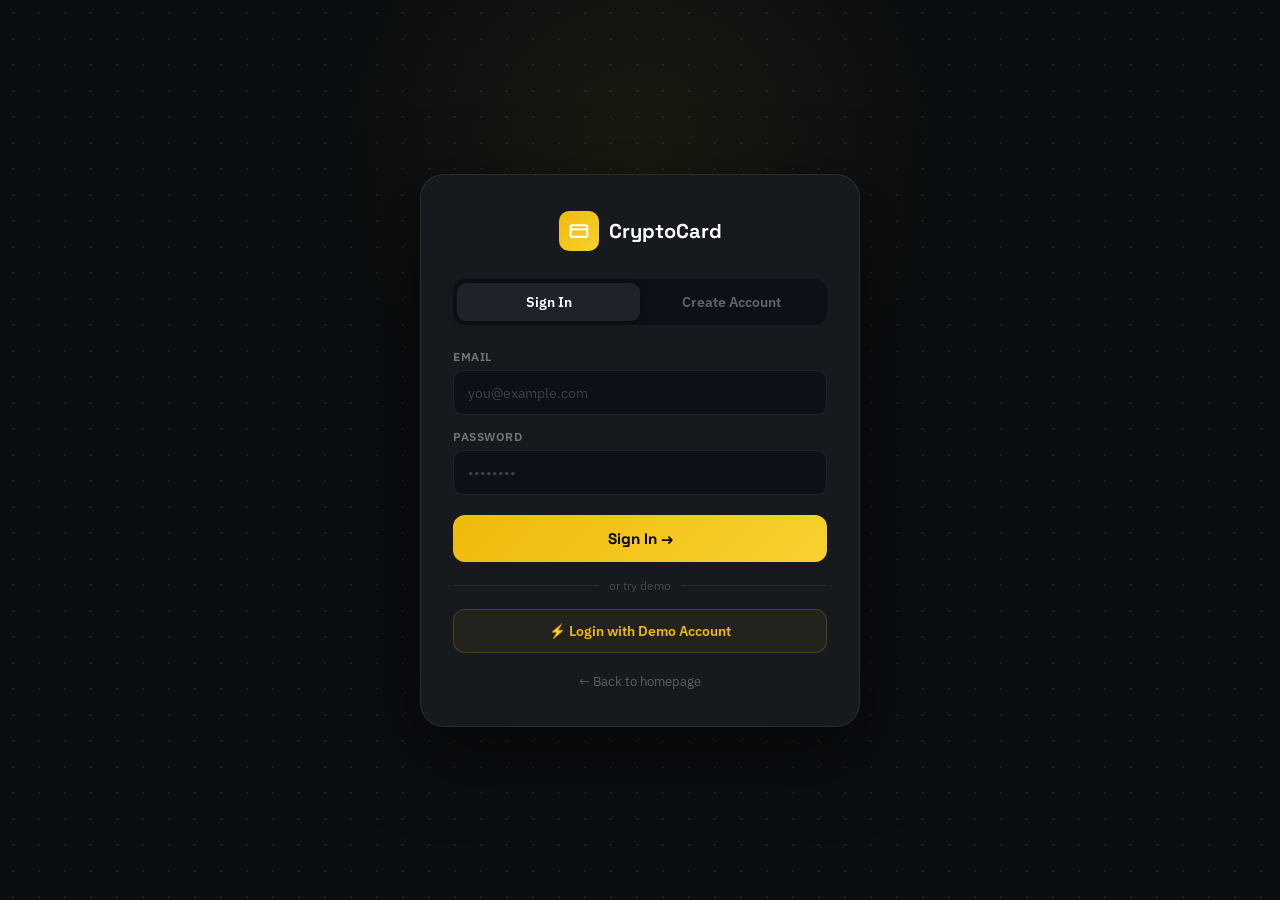
<file: setup-currency.html>
<!DOCTYPE html>
<html lang="en">
<head>
<meta charset="UTF-8"/>
<meta name="viewport" content="width=device-width,initial-scale=1.0,maximum-scale=1.0"/>
<title>Choose Currency — CryptoCard</title>
<link rel="preconnect" href="https://fonts.googleapis.com"/>
<link rel="preconnect" href="https://fonts.gstatic.com" crossorigin/>
<link href="https://fonts.googleapis.com/css2?family=Space+Grotesk:wght@400;500;600;700&family=IBM+Plex+Sans:wght@400;500;600&family=IBM+Plex+Mono:wght@400;600&display=swap" rel="stylesheet"/>
<style>
*{box-sizing:border-box;margin:0;padding:0;}
html,body{height:100%;overflow:hidden;color:#fff;font-family:'IBM Plex Sans',-apple-system,sans-serif;background-color:#0B0E11;background-image:radial-gradient(circle,rgba(255,255,255,0.07) 1.5px,transparent 1.5px);background-size:26px 26px;}

/* Full page flex layout */
.setup-page{display:flex;flex-direction:column;height:100vh;height:100dvh;max-width:520px;margin:0 auto;}

/* FIXED HEADER */
.setup-header{flex-shrink:0;padding:20px 20px 0;text-align:center;background:#0B0E11;border-bottom:1px solid rgba(255,255,255,.06);padding-bottom:16px;}
.logo{display:flex;align-items:center;gap:10px;justify-content:center;margin-bottom:16px;}
.logo-icon{width:36px;height:36px;background:linear-gradient(135deg,#F0B90B,#F8D12F);border-radius:9px;display:flex;align-items:center;justify-content:center;}
.logo-name{font-family:'Space Grotesk',sans-serif;font-weight:700;font-size:1.15rem;color:#fff;}
.title{font-family:'Space Grotesk',sans-serif;font-weight:700;font-size:1.25rem;color:#fff;margin-bottom:4px;}
.subtitle{font-size:.78rem;color:rgba(255,255,255,.4);line-height:1.5;}

/* SCROLLABLE MIDDLE */
.setup-body{flex:1;overflow-y:auto;padding:16px 20px;-webkit-overflow-scrolling:touch;}
.setup-body::-webkit-scrollbar{width:3px;}
.setup-body::-webkit-scrollbar-thumb{background:rgba(255,255,255,.1);border-radius:2px;}

/* FIXED FOOTER */
.setup-footer{flex-shrink:0;padding:14px 20px 24px;background:#0B0E11;border-top:1px solid rgba(255,255,255,.06);}

/* Popular currencies */
.popular-label{font-size:.65rem;font-weight:700;color:rgba(255,255,255,.3);text-transform:uppercase;letter-spacing:.8px;margin-bottom:8px;}
.popular-grid{display:grid;grid-template-columns:repeat(4,1fr);gap:7px;margin-bottom:14px;}
.pop-btn{background:#0D1117;border:1px solid rgba(255,255,255,.08);border-radius:10px;padding:9px 4px;cursor:pointer;text-align:center;transition:all .2s;font-family:inherit;}
.pop-btn:hover,.pop-btn:active{border-color:rgba(240,185,11,.3);background:rgba(240,185,11,.06);}
.pop-btn.selected{border-color:#F0B90B;background:rgba(240,185,11,.1);}
.pop-flag{font-size:1.3rem;display:block;margin-bottom:2px;}
.pop-code{font-size:.68rem;font-weight:700;color:#fff;font-family:'Space Grotesk',sans-serif;}

/* Search */
.search-wrap{position:relative;margin-bottom:12px;}
.search-input{width:100%;background:#0D1117;border:1px solid rgba(255,255,255,.1);border-radius:12px;padding:11px 14px 11px 40px;color:#fff;font-family:'IBM Plex Sans',sans-serif;font-size:.88rem;outline:none;transition:border-color .2s;}
.search-input:focus{border-color:rgba(240,185,11,.4);}
.search-input::placeholder{color:rgba(255,255,255,.25);}
.search-icon{position:absolute;left:12px;top:50%;transform:translateY(-50%);color:rgba(255,255,255,.3);pointer-events:none;}

/* Selected preview */
.selected-preview{background:rgba(240,185,11,.06);border:1px solid rgba(240,185,11,.2);border-radius:12px;padding:12px 14px;margin-bottom:12px;display:flex;align-items:center;gap:12px;}
.sp-flag{font-size:1.8rem;}
.sp-info{flex:1;}
.sp-code{font-family:'Space Grotesk',sans-serif;font-weight:700;font-size:.95rem;color:#F0B90B;}
.sp-name{font-size:.72rem;color:rgba(255,255,255,.45);margin-top:1px;}
.sp-rate{font-family:'IBM Plex Mono',monospace;font-size:.74rem;color:rgba(255,255,255,.45);text-align:right;flex-shrink:0;}

/* Currency list */
.currency-list{border:1px solid rgba(255,255,255,.07);border-radius:12px;overflow:hidden;}
.currency-item{display:flex;align-items:center;gap:12px;padding:11px 13px;cursor:pointer;transition:background .15s;border-bottom:1px solid rgba(255,255,255,.04);}
.currency-item:last-child{border-bottom:none;}
.currency-item:hover,.currency-item:active{background:rgba(255,255,255,.04);}
.currency-item.selected{background:rgba(240,185,11,.07);border-left:2px solid #F0B90B;}
.ci-flag{font-size:1.2rem;flex-shrink:0;width:26px;text-align:center;}
.ci-info{flex:1;min-width:0;}
.ci-code{font-family:'Space Grotesk',sans-serif;font-weight:700;font-size:.85rem;color:#fff;}
.ci-name{font-size:.68rem;color:rgba(255,255,255,.4);margin-top:1px;white-space:nowrap;overflow:hidden;text-overflow:ellipsis;}
.ci-rate{font-family:'IBM Plex Mono',monospace;font-size:.72rem;color:rgba(255,255,255,.45);text-align:right;flex-shrink:0;}
.ci-check{color:#F0B90B;flex-shrink:0;display:none;margin-left:6px;}
.currency-item.selected .ci-check{display:block;}

/* Continue button */
.btn-gold{width:100%;padding:15px;background:linear-gradient(135deg,#F0B90B,#F8D12F);border:none;border-radius:12px;color:#000;font-family:'Space Grotesk',sans-serif;font-weight:700;font-size:.95rem;cursor:pointer;transition:opacity .2s;}
.btn-gold:active{opacity:.85;}
.btn-gold:disabled{opacity:.35;cursor:not-allowed;}
.rate-note{text-align:center;font-size:.68rem;color:rgba(255,255,255,.2);margin-top:8px;}

.toast{position:fixed;bottom:24px;left:50%;transform:translateX(-50%) translateY(80px);background:#1E2329;border:1px solid rgba(240,185,11,.3);border-radius:12px;padding:10px 18px;font-size:.82rem;color:#F0B90B;box-shadow:0 8px 32px rgba(0,0,0,.6);transition:transform .3s;z-index:9999;}
.toast.show{transform:translateX(-50%) translateY(0);}
</style>
</head>
<body>
<script src="auth.js"></script>
<script>
// Only allow if logged in but no currency set
const _sc = getCurrentUser();
if(!_sc) window.location.href = 'auth.html';
// Skip if already set
if(_sc && _sc.defaultCurrency) window.location.href = 'dashboard.html';
</script>

<div class="setup-page">

<!-- FIXED HEADER -->
<div class="setup-header">
  <div class="logo">
    <div class="logo-icon"><svg xmlns="http://www.w3.org/2000/svg" width="20" height="20" viewBox="0 0 24 24" fill="none" stroke="white" stroke-width="2.5"><rect width="20" height="14" x="2" y="5" rx="2"/><line x1="2" y1="10" x2="22" y2="10"/></svg></div>
    <span class="logo-name">CryptoCard</span>
  </div>

  <div class="title">Choose Your Currency</div>
  <div class="subtitle">Select your local currency. Your USDC balance will be displayed and spent in this currency.</div>
</div>

<!-- SCROLLABLE BODY -->
<div class="setup-body">

  <!-- Popular currencies -->
  <div class="popular-label">Popular</div>
  <div class="popular-grid" id="popularGrid"></div>

  <!-- Search -->
  <div class="search-wrap">
    <svg class="search-icon" xmlns="http://www.w3.org/2000/svg" width="16" height="16" viewBox="0 0 24 24" fill="none" stroke="currentColor" stroke-width="2" stroke-linecap="round" stroke-linejoin="round"><circle cx="11" cy="11" r="8"/><path d="m21 21-4.35-4.35"/></svg>
    <input class="search-input" id="searchInput" placeholder="Search currency or country…" oninput="filterList()"/>
  </div>

  <!-- Selected preview -->
  <div class="selected-preview" id="selectedPreview" style="display:none;">
    <span class="sp-flag" id="spFlag">🇮🇳</span>
    <div class="sp-info">
      <div class="sp-code" id="spCode">INR</div>
      <div class="sp-name" id="spName">Indian Rupee</div>
    </div>
    <div class="sp-rate" id="spRate">1 USDC = ₹83.50</div>
  </div>

  <!-- Full list -->
  <div class="currency-list" id="currencyList"></div>

</div>

<!-- FIXED FOOTER -->
<div class="setup-footer">
  <button class="btn-gold" id="confirmBtn" onclick="confirmCurrency()" disabled>Continue to Dashboard →</button>
  <div class="rate-note" id="rateNote">Loading live rates…</div>
</div>

</div>

<div class="toast" id="toast"></div>

<script>
// ALL world currencies
const ALL_CURRENCIES = [
  {code:'USD',name:'US Dollar',flag:'🇺🇸',symbol:'$'},
  {code:'EUR',name:'Euro',flag:'🇪🇺',symbol:'€'},
  {code:'GBP',name:'British Pound',flag:'🇬🇧',symbol:'£'},
  {code:'JPY',name:'Japanese Yen',flag:'🇯🇵',symbol:'¥'},
  {code:'INR',name:'Indian Rupee',flag:'🇮🇳',symbol:'₹'},
  {code:'CNY',name:'Chinese Yuan',flag:'🇨🇳',symbol:'¥'},
  {code:'AUD',name:'Australian Dollar',flag:'🇦🇺',symbol:'A$'},
  {code:'CAD',name:'Canadian Dollar',flag:'🇨🇦',symbol:'C$'},
  {code:'CHF',name:'Swiss Franc',flag:'🇨🇭',symbol:'Fr'},
  {code:'HKD',name:'Hong Kong Dollar',flag:'🇭🇰',symbol:'HK$'},
  {code:'SGD',name:'Singapore Dollar',flag:'🇸🇬',symbol:'S$'},
  {code:'SEK',name:'Swedish Krona',flag:'🇸🇪',symbol:'kr'},
  {code:'NOK',name:'Norwegian Krone',flag:'🇳🇴',symbol:'kr'},
  {code:'DKK',name:'Danish Krone',flag:'🇩🇰',symbol:'kr'},
  {code:'NZD',name:'New Zealand Dollar',flag:'🇳🇿',symbol:'NZ$'},
  {code:'KRW',name:'South Korean Won',flag:'🇰🇷',symbol:'₩'},
  {code:'BRL',name:'Brazilian Real',flag:'🇧🇷',symbol:'R$'},
  {code:'MXN',name:'Mexican Peso',flag:'🇲🇽',symbol:'$'},
  {code:'IDR',name:'Indonesian Rupiah',flag:'🇮🇩',symbol:'Rp'},
  {code:'TRY',name:'Turkish Lira',flag:'🇹🇷',symbol:'₺'},
  {code:'RUB',name:'Russian Ruble',flag:'🇷🇺',symbol:'₽'},
  {code:'ZAR',name:'South African Rand',flag:'🇿🇦',symbol:'R'},
  {code:'ARS',name:'Argentine Peso',flag:'🇦🇷',symbol:'$'},
  {code:'CLP',name:'Chilean Peso',flag:'🇨🇱',symbol:'$'},
  {code:'COP',name:'Colombian Peso',flag:'🇨🇴',symbol:'$'},
  {code:'PEN',name:'Peruvian Sol',flag:'🇵🇪',symbol:'S/'},
  {code:'VES',name:'Venezuelan Bolívar',flag:'🇻🇪',symbol:'Bs'},
  {code:'BOB',name:'Bolivian Boliviano',flag:'🇧🇴',symbol:'Bs'},
  {code:'UYU',name:'Uruguayan Peso',flag:'🇺🇾',symbol:'$'},
  {code:'PYG',name:'Paraguayan Guaraní',flag:'🇵🇾',symbol:'₲'},
  {code:'AED',name:'UAE Dirham',flag:'🇦🇪',symbol:'د.إ'},
  {code:'SAR',name:'Saudi Riyal',flag:'🇸🇦',symbol:'﷼'},
  {code:'QAR',name:'Qatari Riyal',flag:'🇶🇦',symbol:'﷼'},
  {code:'KWD',name:'Kuwaiti Dinar',flag:'🇰🇼',symbol:'د.ك'},
  {code:'BHD',name:'Bahraini Dinar',flag:'🇧🇭',symbol:'.د.ب'},
  {code:'OMR',name:'Omani Rial',flag:'🇴🇲',symbol:'﷼'},
  {code:'JOD',name:'Jordanian Dinar',flag:'🇯🇴',symbol:'د.ا'},
  {code:'ILS',name:'Israeli Shekel',flag:'🇮🇱',symbol:'₪'},
  {code:'EGP',name:'Egyptian Pound',flag:'🇪🇬',symbol:'£'},
  {code:'MAD',name:'Moroccan Dirham',flag:'🇲🇦',symbol:'د.م.'},
  {code:'TND',name:'Tunisian Dinar',flag:'🇹🇳',symbol:'د.ت'},
  {code:'GHS',name:'Ghanaian Cedi',flag:'🇬🇭',symbol:'₵'},
  {code:'NGN',name:'Nigerian Naira',flag:'🇳🇬',symbol:'₦'},
  {code:'KES',name:'Kenyan Shilling',flag:'🇰🇪',symbol:'KSh'},
  {code:'TZS',name:'Tanzanian Shilling',flag:'🇹🇿',symbol:'TSh'},
  {code:'UGX',name:'Ugandan Shilling',flag:'🇺🇬',symbol:'USh'},
  {code:'ETB',name:'Ethiopian Birr',flag:'🇪🇹',symbol:'Br'},
  {code:'XOF',name:'West African CFA',flag:'🌍',symbol:'CFA'},
  {code:'XAF',name:'Central African CFA',flag:'🌍',symbol:'CFA'},
  {code:'DZD',name:'Algerian Dinar',flag:'🇩🇿',symbol:'د.ج'},
  {code:'LYD',name:'Libyan Dinar',flag:'🇱🇾',symbol:'ل.د'},
  {code:'SDG',name:'Sudanese Pound',flag:'🇸🇩',symbol:'ج.س.'},
  {code:'THB',name:'Thai Baht',flag:'🇹🇭',symbol:'฿'},
  {code:'VND',name:'Vietnamese Dong',flag:'🇻🇳',symbol:'₫'},
  {code:'PHP',name:'Philippine Peso',flag:'🇵🇭',symbol:'₱'},
  {code:'MYR',name:'Malaysian Ringgit',flag:'🇲🇾',symbol:'RM'},
  {code:'TWD',name:'Taiwan Dollar',flag:'🇹🇼',symbol:'NT$'},
  {code:'PKR',name:'Pakistani Rupee',flag:'🇵🇰',symbol:'₨'},
  {code:'BDT',name:'Bangladeshi Taka',flag:'🇧🇩',symbol:'৳'},
  {code:'LKR',name:'Sri Lankan Rupee',flag:'🇱🇰',symbol:'₨'},
  {code:'NPR',name:'Nepalese Rupee',flag:'🇳🇵',symbol:'₨'},
  {code:'MMK',name:'Myanmar Kyat',flag:'🇲🇲',symbol:'K'},
  {code:'KHR',name:'Cambodian Riel',flag:'🇰🇭',symbol:'៛'},
  {code:'LAK',name:'Lao Kip',flag:'🇱🇦',symbol:'₭'},
  {code:'MNT',name:'Mongolian Tögrög',flag:'🇲🇳',symbol:'₮'},
  {code:'KZT',name:'Kazakhstani Tenge',flag:'🇰🇿',symbol:'₸'},
  {code:'UZS',name:'Uzbekistani Som',flag:'🇺🇿',symbol:'лв'},
  {code:'AMD',name:'Armenian Dram',flag:'🇦🇲',symbol:'֏'},
  {code:'GEL',name:'Georgian Lari',flag:'🇬🇪',symbol:'₾'},
  {code:'AZN',name:'Azerbaijani Manat',flag:'🇦🇿',symbol:'₼'},
  {code:'UAH',name:'Ukrainian Hryvnia',flag:'🇺🇦',symbol:'₴'},
  {code:'BYN',name:'Belarusian Ruble',flag:'🇧🇾',symbol:'Br'},
  {code:'MDL',name:'Moldovan Leu',flag:'🇲🇩',symbol:'L'},
  {code:'RON',name:'Romanian Leu',flag:'🇷🇴',symbol:'lei'},
  {code:'BGN',name:'Bulgarian Lev',flag:'🇧🇬',symbol:'лв'},
  {code:'HRK',name:'Croatian Kuna',flag:'🇭🇷',symbol:'kn'},
  {code:'RSD',name:'Serbian Dinar',flag:'🇷🇸',symbol:'din'},
  {code:'BAM',name:'Bosnia Mark',flag:'🇧🇦',symbol:'KM'},
  {code:'MKD',name:'Macedonian Denar',flag:'🇲🇰',symbol:'ден'},
  {code:'ALL',name:'Albanian Lek',flag:'🇦🇱',symbol:'L'},
  {code:'HUF',name:'Hungarian Forint',flag:'🇭🇺',symbol:'Ft'},
  {code:'CZK',name:'Czech Koruna',flag:'🇨🇿',symbol:'Kč'},
  {code:'PLN',name:'Polish Zloty',flag:'🇵🇱',symbol:'zł'},
  {code:'ISK',name:'Icelandic Króna',flag:'🇮🇸',symbol:'kr'},
  {code:'HNL',name:'Honduran Lempira',flag:'🇭🇳',symbol:'L'},
  {code:'GTQ',name:'Guatemalan Quetzal',flag:'🇬🇹',symbol:'Q'},
  {code:'CRC',name:'Costa Rican Colón',flag:'🇨🇷',symbol:'₡'},
  {code:'NIO',name:'Nicaraguan Córdoba',flag:'🇳🇮',symbol:'C$'},
  {code:'PAB',name:'Panamanian Balboa',flag:'🇵🇦',symbol:'B/.'},
  {code:'DOP',name:'Dominican Peso',flag:'🇩🇴',symbol:'RD$'},
  {code:'CUP',name:'Cuban Peso',flag:'🇨🇺',symbol:'$'},
  {code:'JMD',name:'Jamaican Dollar',flag:'🇯🇲',symbol:'J$'},
  {code:'TTD',name:'Trinidad Dollar',flag:'🇹🇹',symbol:'TT$'},
  {code:'BBD',name:'Barbadian Dollar',flag:'🇧🇧',symbol:'$'},
  {code:'XCD',name:'East Caribbean Dollar',flag:'🌴',symbol:'$'},
  {code:'BSD',name:'Bahamian Dollar',flag:'🇧🇸',symbol:'$'},
  {code:'BZD',name:'Belize Dollar',flag:'🇧🇿',symbol:'$'},
  {code:'GYD',name:'Guyanese Dollar',flag:'🇬🇾',symbol:'$'},
  {code:'SRD',name:'Surinamese Dollar',flag:'🇸🇷',symbol:'$'},
  {code:'AWG',name:'Aruban Florin',flag:'🇦🇼',symbol:'ƒ'},
  {code:'AFN',name:'Afghan Afghani',flag:'🇦🇫',symbol:'؋'},
  {code:'IRR',name:'Iranian Rial',flag:'🇮🇷',symbol:'﷼'},
  {code:'IQD',name:'Iraqi Dinar',flag:'🇮🇶',symbol:'ع.د'},
  {code:'SYP',name:'Syrian Pound',flag:'🇸🇾',symbol:'£'},
  {code:'LBP',name:'Lebanese Pound',flag:'🇱🇧',symbol:'£'},
  {code:'YER',name:'Yemeni Rial',flag:'🇾🇪',symbol:'﷼'},
  {code:'MZN',name:'Mozambican Metical',flag:'🇲🇿',symbol:'MT'},
  {code:'ZMW',name:'Zambian Kwacha',flag:'🇿🇲',symbol:'ZK'},
  {code:'ZWL',name:'Zimbabwean Dollar',flag:'🇿🇼',symbol:'$'},
  {code:'AOA',name:'Angolan Kwanza',flag:'🇦🇴',symbol:'Kz'},
  {code:'BWP',name:'Botswanan Pula',flag:'🇧🇼',symbol:'P'},
  {code:'NAD',name:'Namibian Dollar',flag:'🇳🇦',symbol:'$'},
  {code:'MWK',name:'Malawian Kwacha',flag:'🇲🇼',symbol:'MK'},
  {code:'RWF',name:'Rwandan Franc',flag:'🇷🇼',symbol:'Fr'},
  {code:'BIF',name:'Burundian Franc',flag:'🇧🇮',symbol:'Fr'},
  {code:'DJF',name:'Djiboutian Franc',flag:'🇩🇯',symbol:'Fr'},
  {code:'ERN',name:'Eritrean Nakfa',flag:'🇪🇷',symbol:'Nfk'},
  {code:'SOS',name:'Somali Shilling',flag:'🇸🇴',symbol:'Sh'},
  {code:'MGA',name:'Malagasy Ariary',flag:'🇲🇬',symbol:'Ar'},
  {code:'SCR',name:'Seychellois Rupee',flag:'🇸🇨',symbol:'₨'},
  {code:'MUR',name:'Mauritian Rupee',flag:'🇲🇺',symbol:'₨'},
  {code:'CVE',name:'Cape Verdean Escudo',flag:'🇨🇻',symbol:'$'},
  {code:'STN',name:'São Tomé Dobra',flag:'🇸🇹',symbol:'Db'},
  {code:'GMD',name:'Gambian Dalasi',flag:'🇬🇲',symbol:'D'},
  {code:'GNF',name:'Guinean Franc',flag:'🇬🇳',symbol:'Fr'},
  {code:'SLL',name:'Sierra Leonean Leone',flag:'🇸🇱',symbol:'Le'},
  {code:'LRD',name:'Liberian Dollar',flag:'🇱🇷',symbol:'$'},
  {code:'CDF',name:'Congolese Franc',flag:'🇨🇩',symbol:'Fr'},
  {code:'NZD',name:'New Zealand Dollar',flag:'🇳🇿',symbol:'NZ$'},
  {code:'FJD',name:'Fijian Dollar',flag:'🇫🇯',symbol:'$'},
  {code:'PGK',name:'Papua New Guinea Kina',flag:'🇵🇬',symbol:'K'},
  {code:'SBD',name:'Solomon Islands Dollar',flag:'🇸🇧',symbol:'$'},
  {code:'VUV',name:'Vanuatu Vatu',flag:'🇻🇺',symbol:'Vt'},
  {code:'WST',name:'Samoan Tala',flag:'🇼🇸',symbol:'T'},
  {code:'TOP',name:'Tongan Paʻanga',flag:'🇹🇴',symbol:'T$'},
  {code:'KYD',name:'Cayman Islands Dollar',flag:'🇰🇾',symbol:'$'},
  {code:'BMD',name:'Bermudian Dollar',flag:'🇧🇲',symbol:'$'},
];

const POPULAR = ['USD','EUR','GBP','INR','IDR','BRL','ARS','VES','AED','NGN','MXN','JPY'];

let selectedCode = null;
let rates = {};
let filteredList = [...ALL_CURRENCIES];

async function fetchRates() {
  try {
    const r = await fetch('https://open.er-api.com/v6/latest/USD');
    const d = await r.json();
    if(d.rates) {
      rates = d.rates;
      document.getElementById('rateNote').textContent = 'Live rates · Updated just now';
      renderList();
      renderPopular();
    }
  } catch(e) {
    // Use fallback
    rates = {USD:1,EUR:0.92,GBP:0.79,JPY:149,INR:83.5,CNY:7.2,AUD:1.53,CAD:1.36,CHF:0.88,HKD:7.82,SGD:1.34,KRW:1325,BRL:5.05,MXN:17.1,IDR:15800,TRY:30.5,ZAR:18.6,ARS:890,AED:3.67,SAR:3.75,NGN:1450,VES:36,THB:35,VND:24500,PHP:56,MYR:4.7,PKR:278,BDT:110};
    document.getElementById('rateNote').textContent = 'Estimated rates (offline)';
    renderList();
    renderPopular();
  }
}

function getRate(code) { return rates[code] || null; }

function formatRate(code, symbol) {
  const r = getRate(code);
  if(!r) return '—';
  const val = r;
  return '1 USDC = ' + symbol + (val > 1000 ? Math.round(val).toLocaleString() : val > 10 ? val.toFixed(2) : val.toFixed(4));
}

function renderPopular() {
  const grid = document.getElementById('popularGrid');
  grid.innerHTML = POPULAR.map(code => {
    const c = ALL_CURRENCIES.find(x => x.code === code);
    if(!c) return '';
    return `<button class="pop-btn ${selectedCode===code?'selected':''}" onclick="selectCurrency('${code}')">
      <span class="pop-flag">${c.flag}</span>
      <span class="pop-code">${code}</span>
    </button>`;
  }).join('');
}

function renderList() {
  const list = document.getElementById('currencyList');
  const q = document.getElementById('searchInput').value.toLowerCase().trim();
  filteredList = q
    ? ALL_CURRENCIES.filter(c => c.code.toLowerCase().includes(q) || c.name.toLowerCase().includes(q))
    : ALL_CURRENCIES;

  list.innerHTML = filteredList.map(c => {
    const r = getRate(c.code);
    const rateStr = r ? (c.symbol + (r > 1000 ? Math.round(r).toLocaleString() : r > 10 ? r.toFixed(2) : r.toFixed(4))) : '—';
    return `<div class="currency-item ${selectedCode===c.code?'selected':''}" onclick="selectCurrency('${c.code}')">
      <span class="ci-flag">${c.flag}</span>
      <div class="ci-info"><div class="ci-code">${c.code}</div><div class="ci-name">${c.name}</div></div>
      <div class="ci-rate">${rateStr}</div>
      <svg class="ci-check" xmlns="http://www.w3.org/2000/svg" width="16" height="16" viewBox="0 0 24 24" fill="none" stroke="currentColor" stroke-width="2.5" stroke-linecap="round" stroke-linejoin="round"><polyline points="20 6 9 17 4 12"/></svg>
    </div>`;
  }).join('') || '<div style="padding:30px;text-align:center;color:rgba(255,255,255,.3);font-size:.84rem;">No currencies found</div>';
}

function filterList() { renderList(); }

function selectCurrency(code) {
  selectedCode = code;
  const c = ALL_CURRENCIES.find(x => x.code === code);
  if(!c) return;

  // Update preview
  document.getElementById('selectedPreview').style.display = 'flex';
  document.getElementById('spFlag').textContent = c.flag;
  document.getElementById('spCode').textContent = c.code;
  document.getElementById('spName').textContent = c.name;
  document.getElementById('spRate').textContent = formatRate(code, c.symbol);

  document.getElementById('confirmBtn').disabled = false;
  document.getElementById('confirmBtn').textContent = 'Use ' + c.code + ' →';

  renderList();
  renderPopular();
}

function confirmCurrency() {
  if(!selectedCode) return;
  const c = ALL_CURRENCIES.find(x => x.code === selectedCode);
  updateCurrentUser({
    defaultCurrency: selectedCode,
    defaultCurrencySymbol: c.symbol,
    defaultCurrencyName: c.name,
    defaultCurrencyFlag: c.flag
  });
  window.location.href = 'dashboard.html';
}

// Init
fetchRates();
</script>
</body>
</html>
</file>
